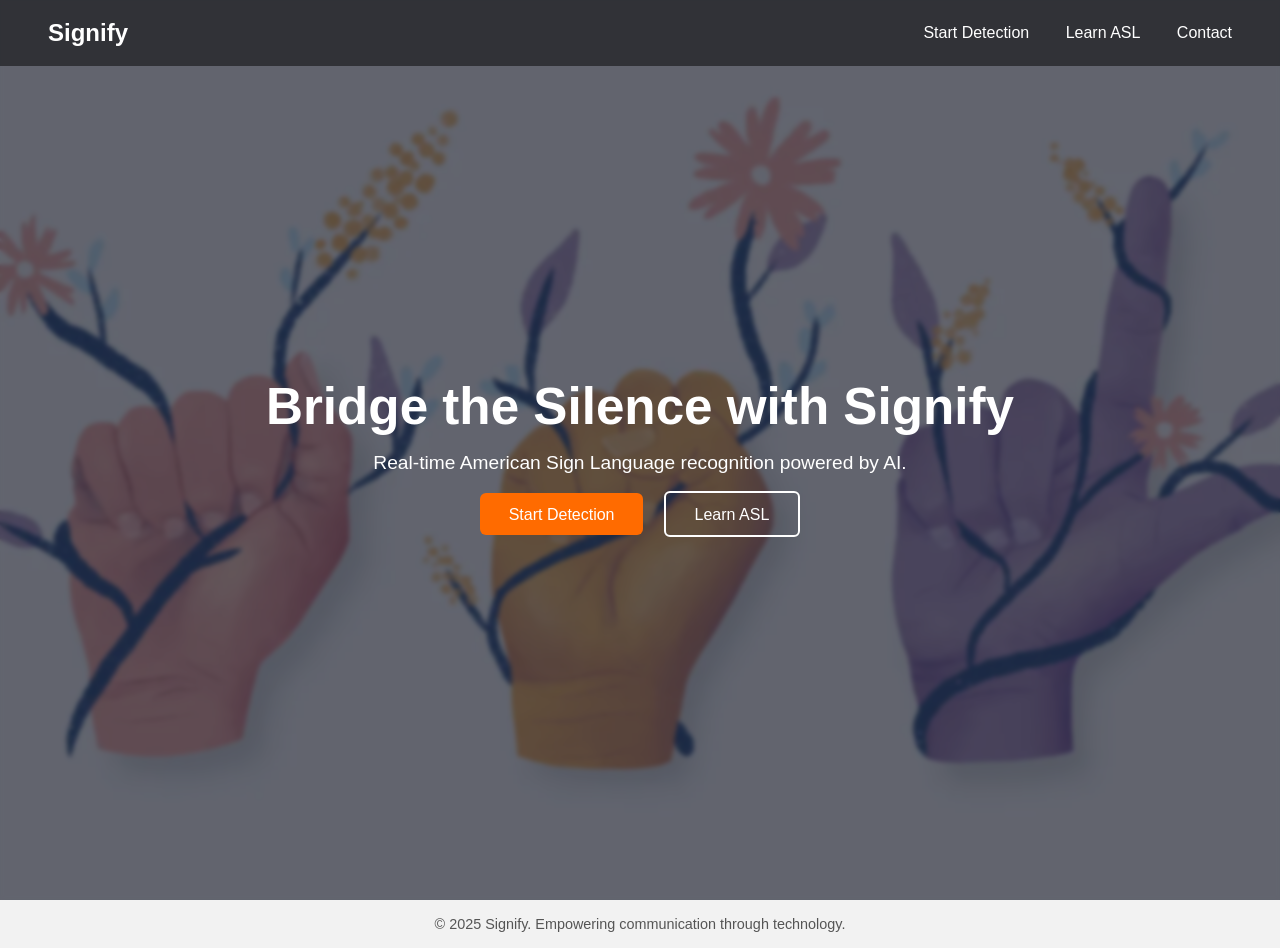
<file: frontend/index.html>
<!DOCTYPE html>
<html lang="en">
<head>
  <meta charset="UTF-8" />
  <meta name="viewport" content="width=device-width, initial-scale=1.0"/>
  <title>Signify - ASL Translator</title>
  <link rel="stylesheet" href="style.css" />
</head>
<body>
  <header class="header">
    <div class="logo">Signify</div>
    <nav>
      <a href="detect.html">Start Detection</a>
      <a href="learn.html">Learn ASL</a>
      <a href="contact.html">Contact</a>
    </nav>
  </header>

  <section class="hero">
    <div class="overlay"></div>
    <div class="hero-content">
      <h1>Bridge the Silence with Signify</h1>
      <p>Real-time American Sign Language recognition powered by AI.</p>
      <div class="buttons">
        <a href="detect.html" class="btn primary">Start Detection</a>
        <a href="learn.html" class="btn secondary">Learn ASL</a>
      </div>
    </div>
  </section>

  <footer class="footer">
    <p>© 2025 Signify. Empowering communication through technology.</p>
  </footer>
</body>
</html>
</file>
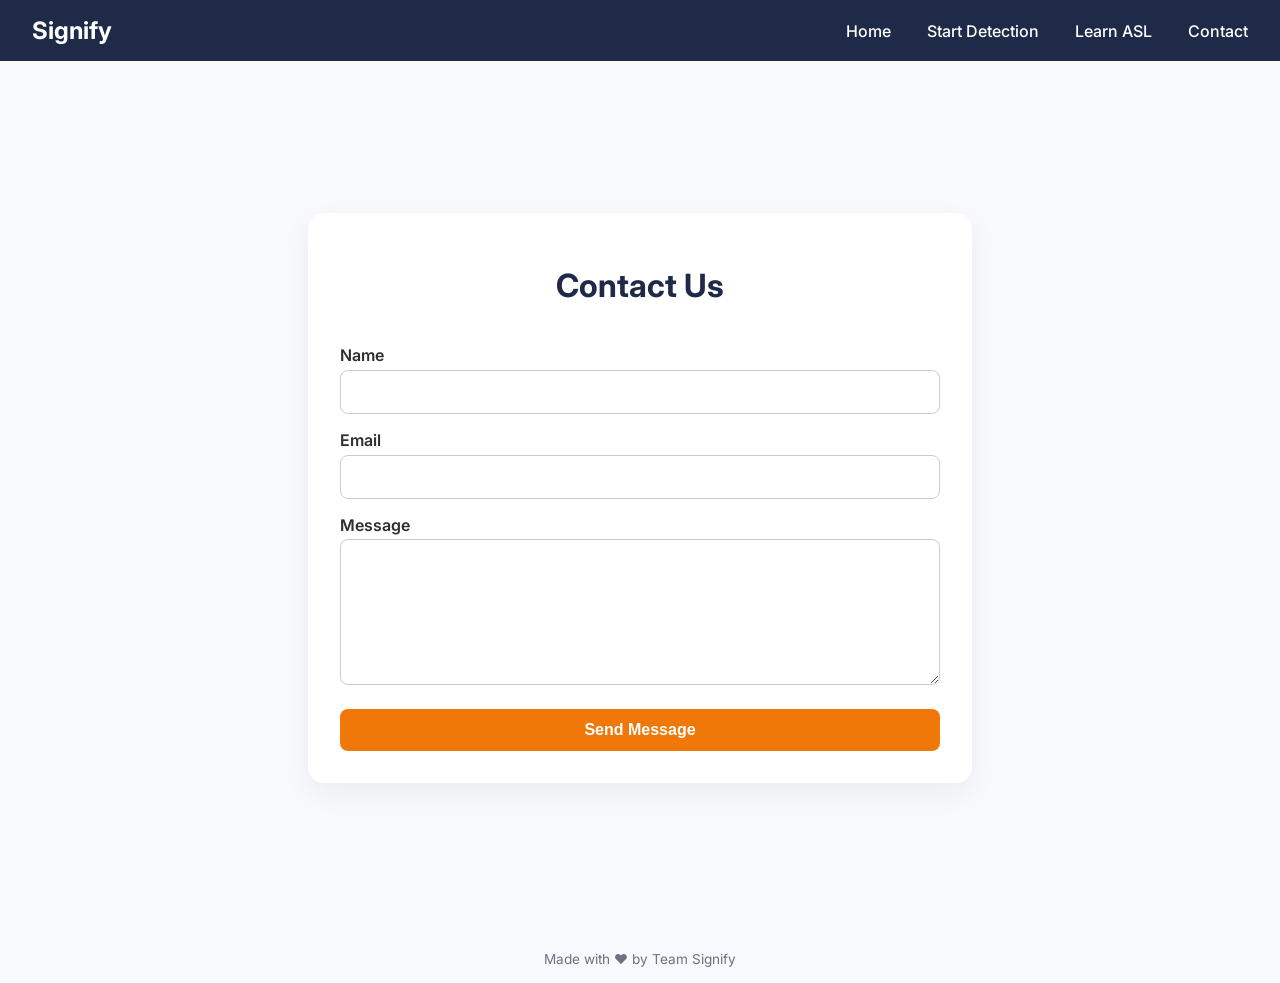
<file: frontend/contact.html>
<!DOCTYPE html>
<html lang="en">
<head>
  <meta charset="UTF-8" />
  <meta name="viewport" content="width=device-width, initial-scale=1.0"/>
  <title>Contact - Signify</title>
  <link href="https://fonts.googleapis.com/css2?family=Inter:wght@400;600;700&display=swap" rel="stylesheet">
  <style>
    :root {
      --primary: #1f2a48;
      --accent: #3b82f6;
      --bg: #f8f9fc;
      --card-bg: #ffffff;
      --text-dark: #2e2e2e;
    }

    body {
      margin: 0;
      font-family: 'Inter', sans-serif;
      background-color: var(--bg);
      color: var(--text-dark);
    }

    header {
      background-color: var(--primary);
      padding: 1rem 2rem;
      display: flex;
      justify-content: space-between;
      align-items: center;
      color: white;
    }

    .logo {
      font-weight: 700;
      font-size: 1.5rem;
    }

    nav a {
      color: white;
      margin-left: 2rem;
      text-decoration: none;
      font-weight: 500;
    }

    main {
      display: flex;
      justify-content: center;
      align-items: center;
      min-height: 90vh;
      padding: 2rem;
    }

    .contact-card {
      background-color: var(--card-bg);
      padding: 2rem;
      border-radius: 16px;
      box-shadow: 0 10px 30px rgba(0, 0, 0, 0.05);
      max-width: 600px;
      width: 100%;
    }

    .contact-card h1 {
      text-align: center;
      margin-bottom: 1.5rem;
      font-size: 2rem;
      color: var(--primary);
    }

    form {
      display: flex;
      flex-direction: column;
    }

    label {
      margin-top: 1rem;
      font-weight: 600;
    }

    input, textarea {
      padding: 0.75rem;
      margin-top: 0.3rem;
      border-radius: 8px;
      border: 1px solid #ccc;
      font-size: 1rem;
    }

    textarea {
      resize: vertical;
      min-height: 120px;
    }

    button {
      margin-top: 1.5rem;
      padding: 0.75rem;
      font-size: 1rem;
      border: none;
      border-radius: 8px;
      background-color: rgb(240, 120, 8);
      color: white;
      font-weight: bold;
      cursor: pointer;
      transition: background-color 0.3s ease;
    }

    button:hover {
      background-color: #2563eb;
    }

    footer {
      text-align: center;
      padding: 1rem;
      color: #6b7280;
      font-size: 0.85rem;
    }

    @media (max-width: 640px) {
      .contact-card {
        margin-top: 2rem;
        padding: 1.5rem;
      }
    }
  </style>
</head>
<body>

  <header>
    <div class="logo">Signify</div>
    <nav>
      <a href="index.html">Home</a>
      <a href="detect.html">Start Detection</a>
      <a href="learn.html">Learn ASL</a>
      <a href="contact.html">Contact</a>
    </nav>
  </header>

  <main>
    <div class="contact-card">
      <h1>Contact Us</h1>
      <form onsubmit="submitForm(event)">
        <label for="name">Name</label>
        <input type="text" id="name" required>

        <label for="email">Email</label>
        <input type="email" id="email" required>

        <label for="message">Message</label>
        <textarea id="message" required></textarea>

        <button type="submit">Send Message</button>
      </form>
    </div>
  </main>

  <footer>Made with ❤️ by Team Signify</footer>

  <script>
    function submitForm(e) {
      e.preventDefault();
      const name = document.getElementById('name').value;
      alert("Thanks, " + name + "! Your message has been received.");
      e.target.reset();
    }
  </script>

</body>
</html>
</file>
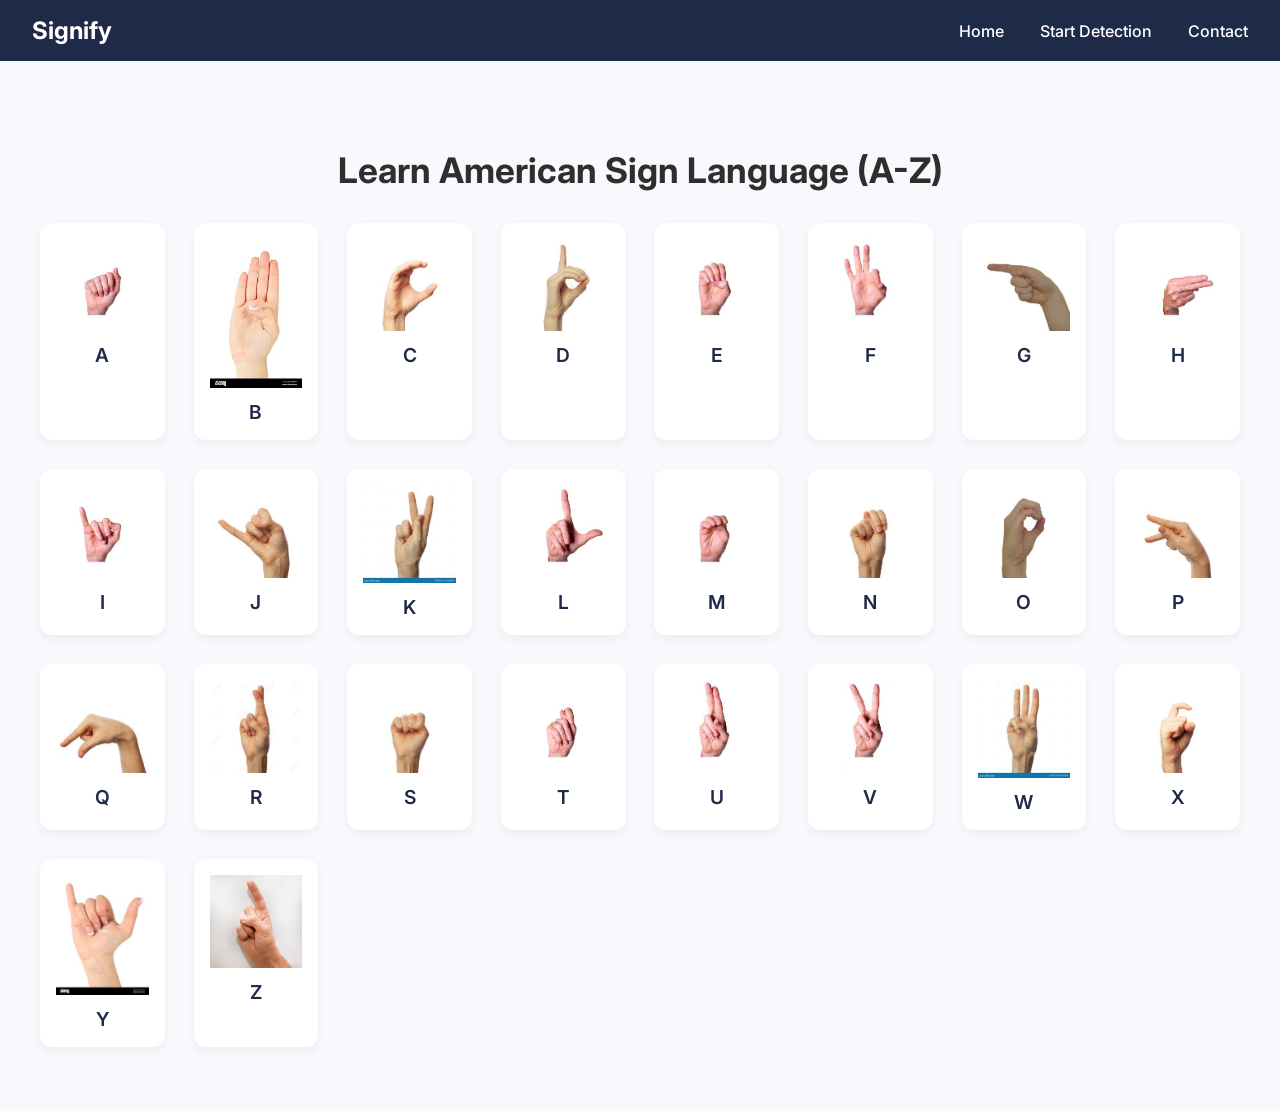
<file: frontend/learn.html>
<!DOCTYPE html>
<html lang="en">
<head>
  <meta charset="UTF-8" />
  <meta name="viewport" content="width=device-width, initial-scale=1.0"/>
  <title>Learn ASL - Signify</title>
  <link href="https://fonts.googleapis.com/css2?family=Inter:wght@400;600;700&display=swap" rel="stylesheet">
  <style>
    body {
      margin: 0;
      font-family: 'Inter', sans-serif;
      background-color: #f8f9fc;
      color: #2e2e2e;
    }

    header {
      background-color: #1f2a48;
      padding: 1rem 2rem;
      display: flex;
      justify-content: space-between;
      align-items: center;
      color: white;
    }

    header .logo {
      font-weight: 700;
      font-size: 1.5rem;
    }

    nav a {
      color: white;
      margin-left: 2rem;
      text-decoration: none;
      font-weight: 500;
    }

    .container {
      max-width: 1200px;
      margin: 2rem auto;
      padding: 2rem;
    }

    h1 {
      text-align: center;
      font-size: 2.2rem;
      margin-bottom: 2rem;
    }

    .grid {
      display: grid;
      grid-template-columns: repeat(auto-fill, minmax(120px, 1fr));
      gap: 1.8rem;
    }

    .card {
      background: white;
      border-radius: 12px;
      box-shadow: 0 4px 10px rgba(0,0,0,0.05);
      text-align: center;
      padding: 1rem;
      transition: transform 0.2s ease;
      cursor: pointer;
      position: relative;
    }

    .card:hover {
      transform: translateY(-5px);
    }

    .card img {
      max-width: 100%;
      height: auto;
      margin-bottom: 0.5rem;
    }

    .card span {
      font-weight: 600;
      font-size: 1.2rem;
      color: #1f2a48;
    }

    .tooltip {
      visibility: hidden;
      width: auto;
      background-color: #333;
      color: #fff;
      text-align: center;
      border-radius: 6px;
      padding: 4px 8px;
      position: absolute;
      z-index: 1;
      bottom: -30px;
      left: 50%;
      transform: translateX(-50%);
      font-size: 0.85rem;
      white-space: nowrap;
      opacity: 0;
      transition: opacity 0.3s ease;
    }

    .card:hover .tooltip {
      visibility: visible;
      opacity: 1;
    }
  </style>
</head>
<body>

  <header>
    <div class="logo">Signify</div>
    <nav>
      <a href="index.html">Home</a>
      <a href="detect.html">Start Detection</a>
      <a href="contact.html">Contact</a>
    </nav>
  </header>

  <main class="container">
    <h1>Learn American Sign Language (A-Z)</h1>
    <div class="grid" id="aslGrid"></div>
  </main>

  <script>
    const exampleWords = {
      A: "Apple",
      B: "Ball",
      C: "Cat",
      D: "Dog",
      E: "Elephant",
      F: "Fish",
      G: "Grapes",
      H: "Hat",
      I: "Ice",
      J: "Juice",
      K: "Kite",
      L: "Lion",
      M: "Monkey",
      N: "Nest",
      O: "Orange",
      P: "Pen",
      Q: "Queen",
      R: "Rabbit",
      S: "Sun",
      T: "Tree",
      U: "Umbrella",
      V: "Violin",
      W: "Whale",
      X: "Xylophone",
      Y: "Yogurt",
      Z: "Zebra"
    };

    const container = document.getElementById('aslGrid');

    for (let i = 65; i <= 90; i++) {
      const letter = String.fromCharCode(i);
      const word = exampleWords[letter] || "";

      const card = document.createElement("div");
      card.className = "card";
      card.innerHTML = `
        <img src='/assests/asl/${letter}.jpg' alt="Sign ${letter}">
        <span>${letter}</span>
        <div class="tooltip">${word}</div>
      `;
      card.addEventListener("click", () => {
        const speech = new SpeechSynthesisUtterance(letter);
        window.speechSynthesis.speak(speech);
      });

      container.appendChild(card);
    }
  </script>

</body>
</html>
</file>
<file: frontend/style.css>
* {
  margin: 0;
  padding: 0;
  box-sizing: border-box;
}

body, html {
  height: 100%;
  font-family: 'Segoe UI', sans-serif;
}

/* Header Navigation */
.header {
  position: absolute;
  top: 0;
  width: 100%;
  z-index: 10;
  display: flex;
  justify-content: space-between;
  align-items: center;
  padding: 1.2rem 3rem;
  background: rgba(0, 0, 0, 0.5);
  color: white;
}

.header .logo {
  font-size: 1.5rem;
  font-weight: bold;
}

.header nav a {
  color: white;
  text-decoration: none;
  margin-left: 2rem;
  font-weight: 500;
}

.header nav a:hover {
  text-decoration: underline;
}

/* Hero Section */
.hero {
  position: relative;
  background: url("/assests//images/hand-sign.png") center/cover no-repeat fixed;
  height: 100vh;
  display: flex;
  align-items: center;
  justify-content: center;
}

.hero .overlay {
  position: absolute;
  top: 0;
  left: 0;
  width: 100%;
  height: 100%;
  background: rgba(22, 36, 60, 0.65);
  backdrop-filter: blur(2px);
  z-index: 1;
}

.hero-content {
  position: relative;
  z-index: 2;
  color: white;
  text-align: center;
  padding: 2rem;
}

.hero-content h1 {
  font-size: 3.2rem;
  margin-bottom: 1rem;
}

.hero-content p {
  font-size: 1.2rem;
  margin-bottom: 2rem;
}

.buttons .btn {
  padding: 0.8rem 1.8rem;
  border-radius: 6px;
  font-size: 1rem;
  text-decoration: none;
  margin: 0 0.5rem;
  transition: all 0.3s ease;
}

.primary {
  background-color: #ff6b00;
  color: white;
}

.primary:hover {
  background-color: #e55b00;
}

.secondary {
  background-color: transparent;
  border: 2px solid white;
  color: white;
}

.secondary:hover {
  background-color: white;
  color: #1a1a1a;
}

/* Footer */
.footer {
  background-color: #f2f2f2;
  padding: 1rem;
  text-align: center;
  font-size: 0.9rem;
  color: #555;
}
</file>
